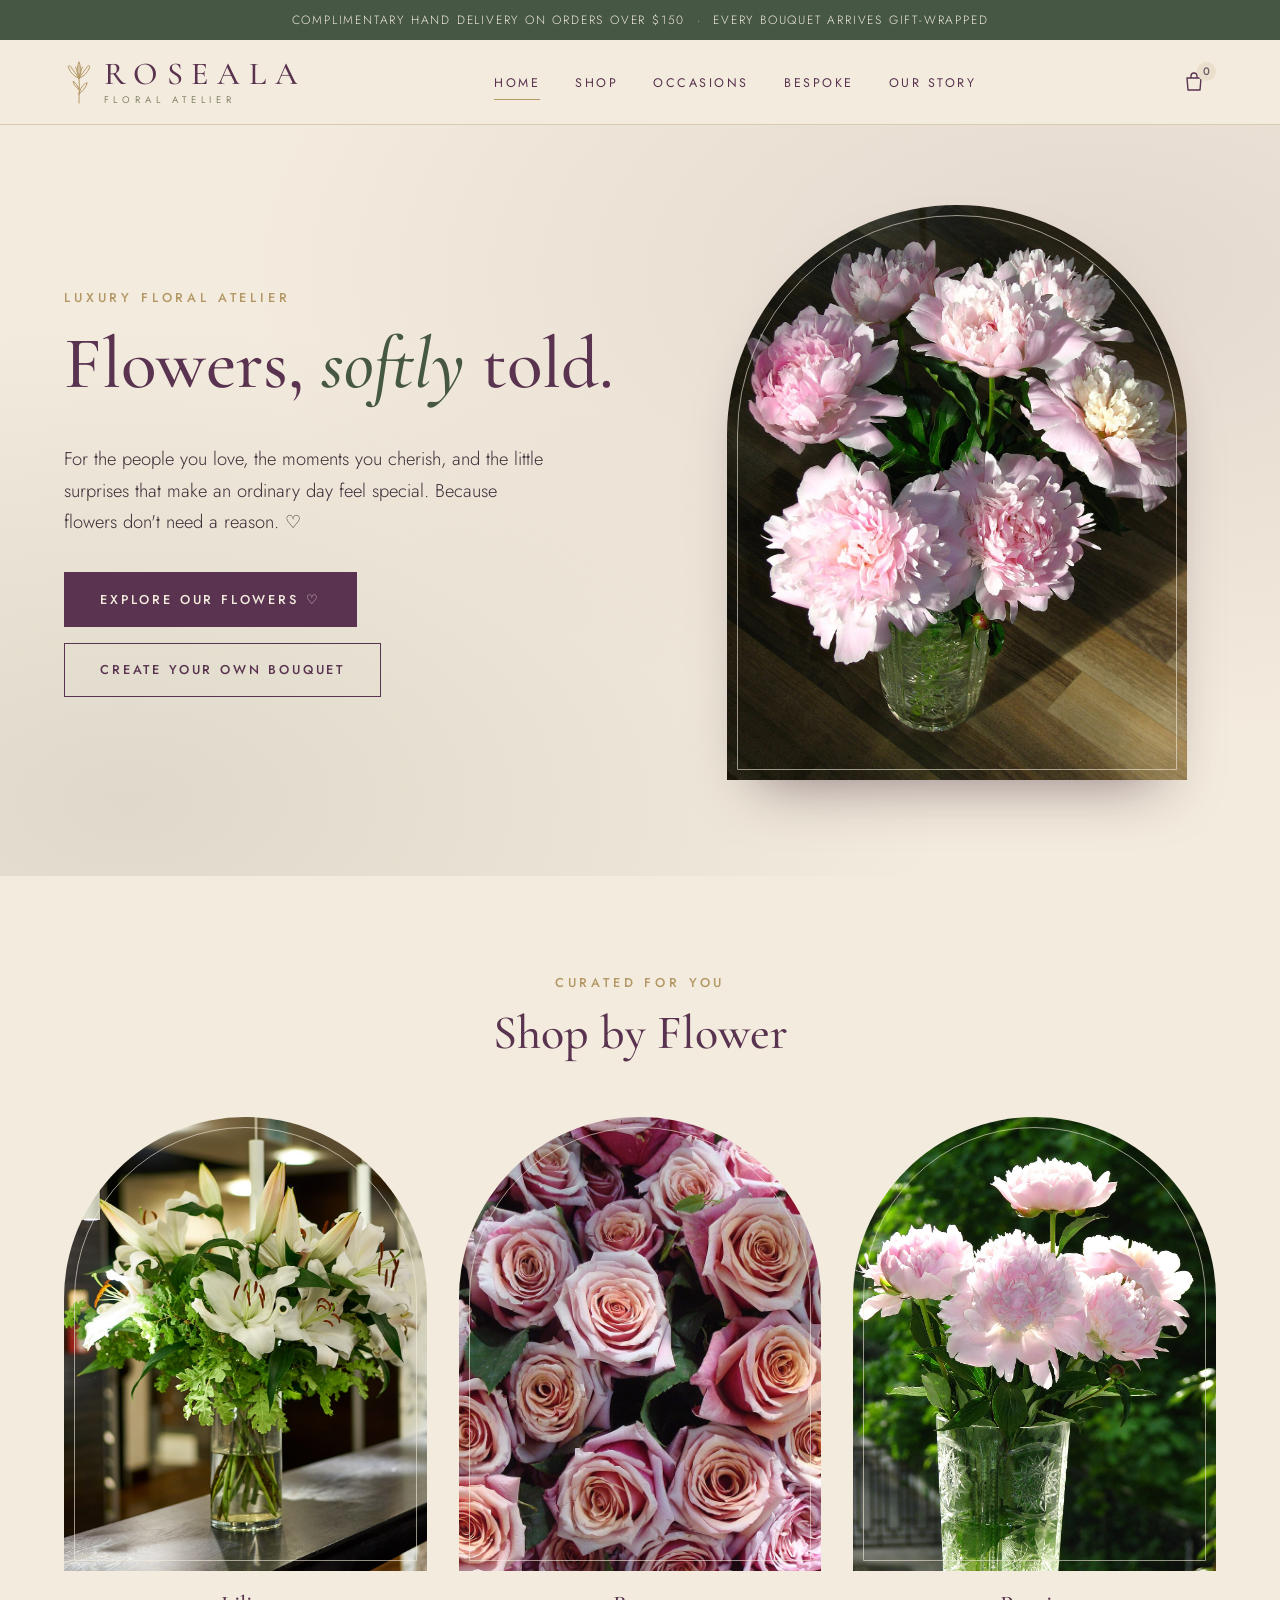
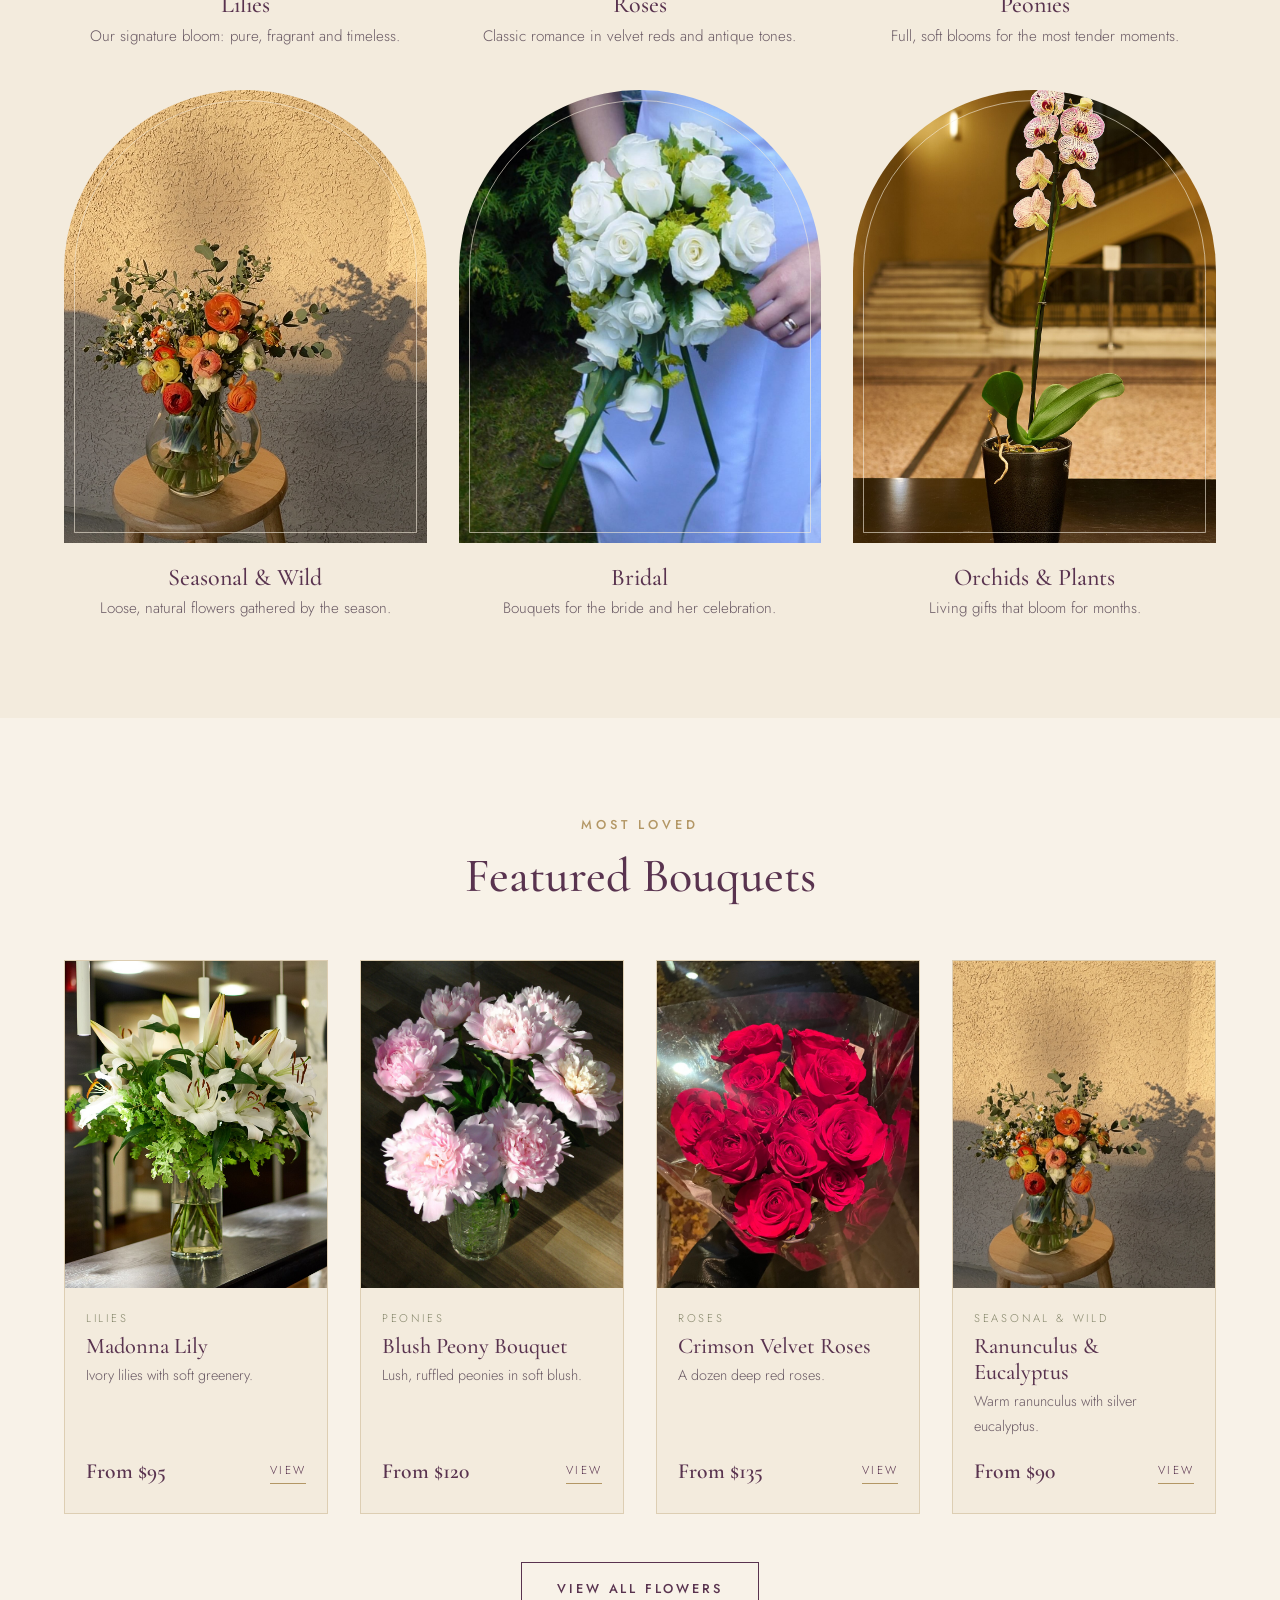
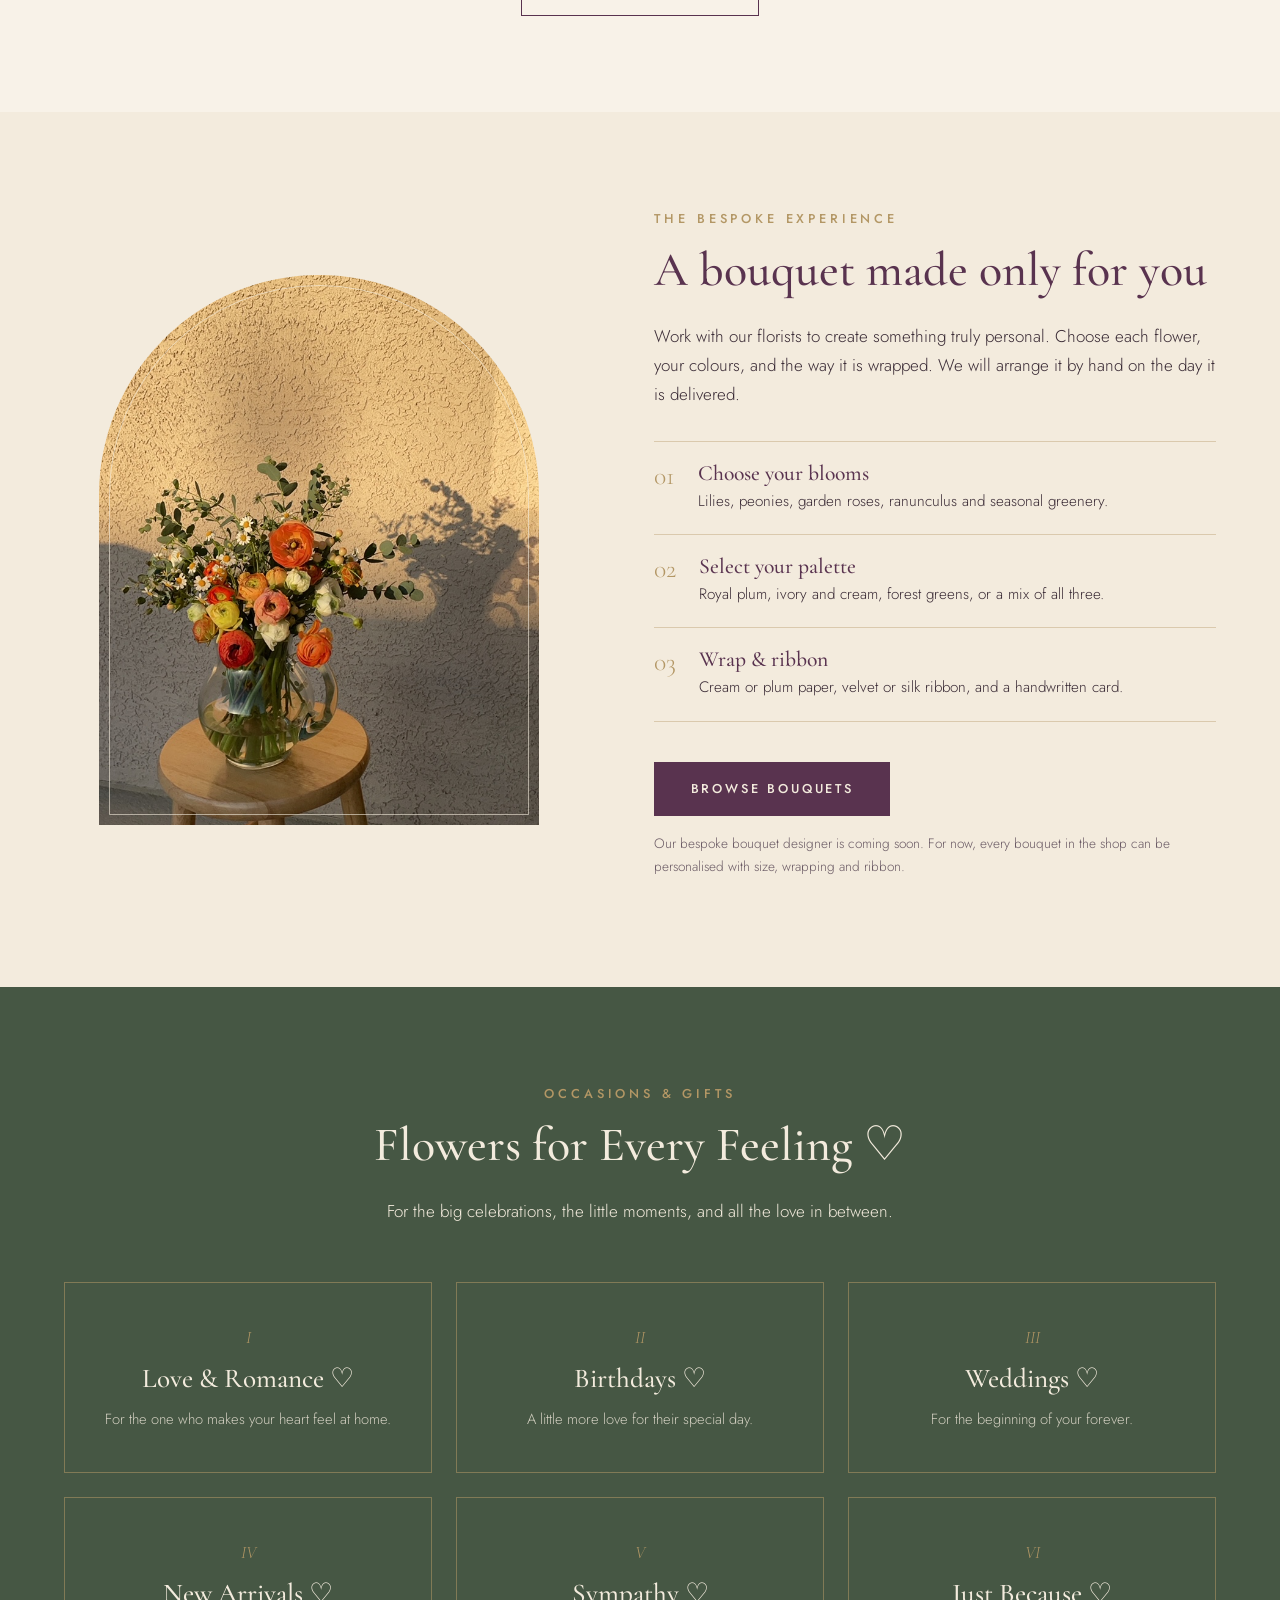
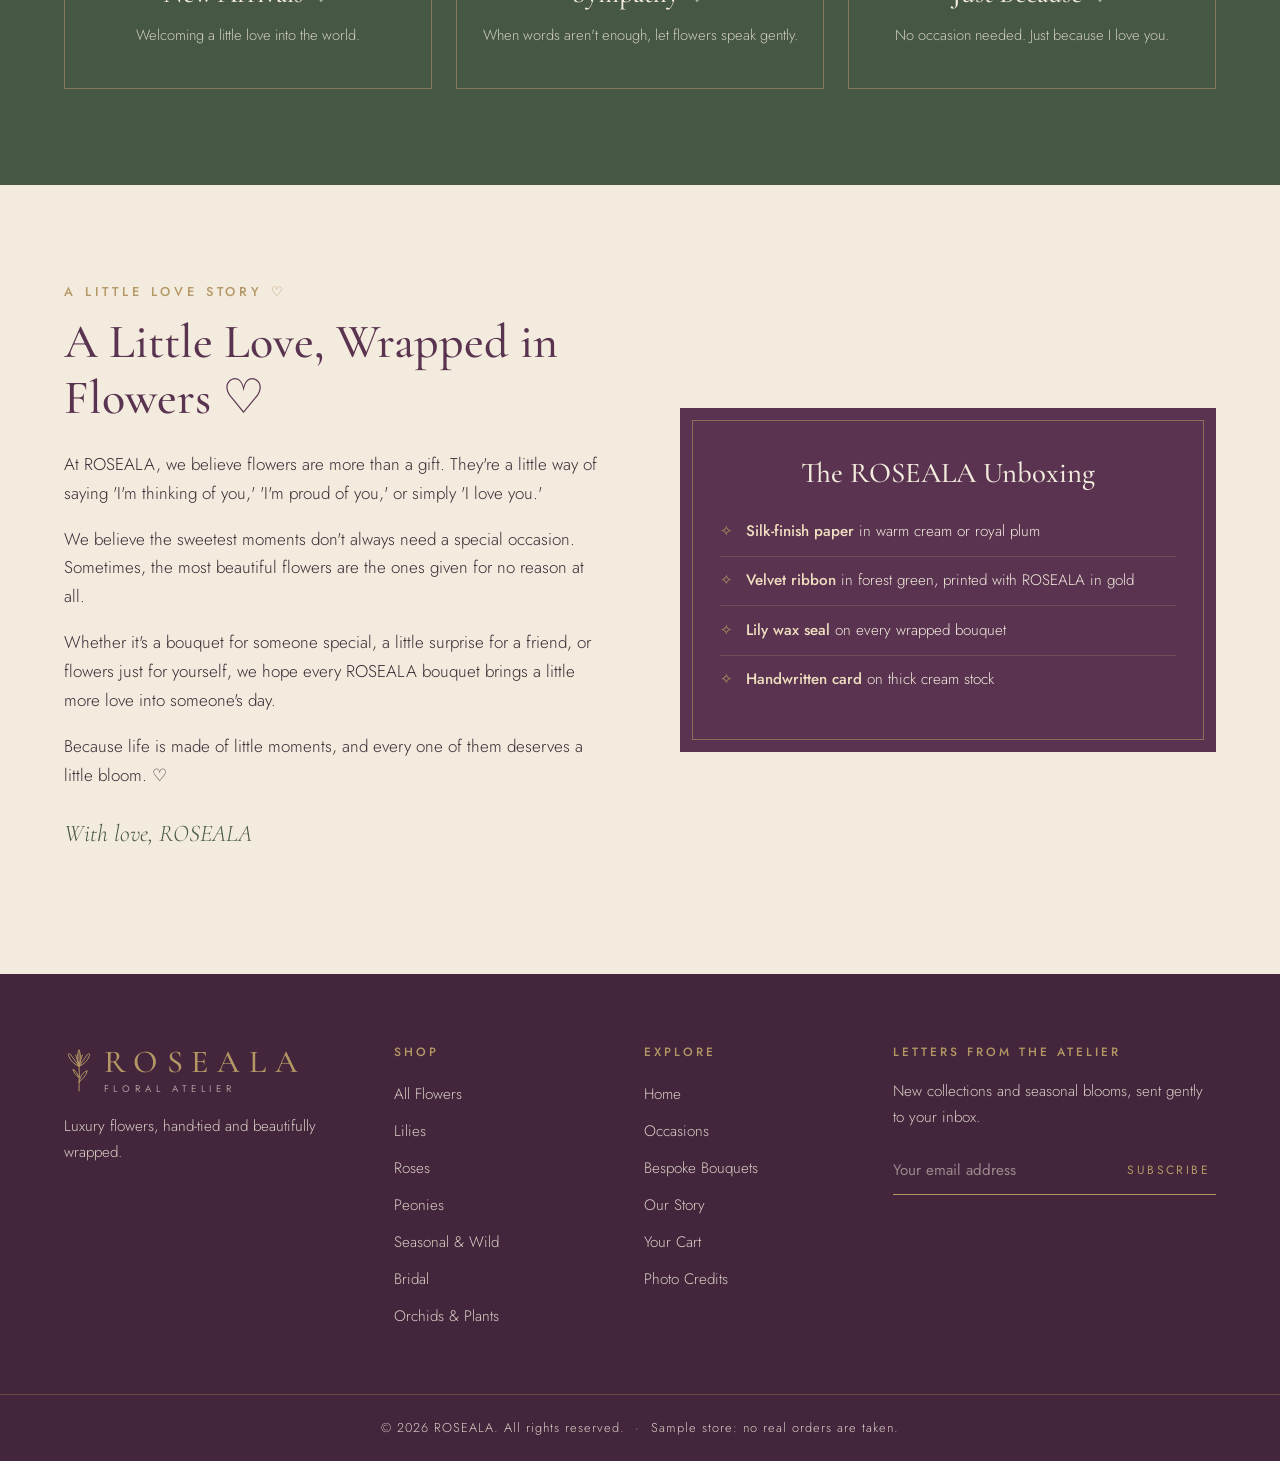
<file: oldwebsite/index.html>
<!DOCTYPE html>
<html lang="en">
<head>
  <meta charset="UTF-8">
  <meta name="viewport" content="width=device-width, initial-scale=1.0">
  <title>ROSEALA — Luxury Floral Atelier</title>
  <meta name="description" content="ROSEALA is a luxury online flower boutique. Hand-tied bouquets, bespoke arrangements and elegant gift packaging.">
  <link rel="icon" type="image/svg+xml" href="images/favicon.svg">
  <link rel="preconnect" href="https://fonts.googleapis.com">
  <link rel="preconnect" href="https://fonts.gstatic.com" crossorigin>
  <link href="https://fonts.googleapis.com/css2?family=Cormorant+Garamond:ital,wght@0,400;0,500;0,600;1,400;1,500&family=Jost:wght@300;400;500&display=swap" rel="stylesheet">
  <link rel="stylesheet" href="css/style.css">
  <script>document.documentElement.classList.add("js");</script>
</head>
<body data-page="home">

  <div id="site-header"></div>

  <main>

    <!-- ============ HERO ============ -->
    <section class="hero">
      <div class="container hero-inner">
        <div class="hero-text reveal">
          <p class="eyebrow">Luxury Floral Atelier</p>
          <h1>Flowers, <em>softly</em> told.</h1>
          <p class="hero-lead">
            For the people you love, the moments you cherish, and the little
            surprises that make an ordinary day feel special. Because flowers
            don't need a reason. ♡
          </p>
          <div class="hero-buttons">
            <a href="shop.html" class="btn btn-primary">Explore Our Flowers ♡</a>
            <a href="#bespoke" class="btn btn-outline">Create Your Own Bouquet</a>
          </div>
        </div>

        <div class="hero-visual reveal">
          <div class="arch arch-hero">
            <img src="images/products/blush-peony-bouquet.jpg" alt="A lush bouquet of blush peonies in a glass vase">
          </div>
        </div>
      </div>
    </section>

    <!-- ============ FEATURED CATEGORIES (filled from js/products.js) ============ -->
    <section class="section" id="collections">
      <div class="container">
        <div class="section-heading reveal">
          <p class="eyebrow">Curated for you</p>
          <h2>Shop by Flower</h2>
        </div>
        <div class="category-grid" id="category-grid"></div>
      </div>
    </section>

    <!-- ============ FEATURED PRODUCTS (filled from js/products.js) ============ -->
    <section class="section section-tint" id="featured">
      <div class="container">
        <div class="section-heading reveal">
          <p class="eyebrow">Most loved</p>
          <h2>Featured Bouquets</h2>
        </div>
        <div class="product-grid" id="featured-products"></div>
        <div class="center">
          <a href="shop.html" class="btn btn-outline">View All Flowers</a>
        </div>
      </div>
    </section>

    <!-- ============ CUSTOM BOUQUETS ============ -->
    <section class="section" id="bespoke">
      <div class="container bespoke-inner">
        <div class="bespoke-visual reveal">
          <div class="arch arch-large">
            <img src="images/products/ranunculus-eucalyptus.jpg" alt="A loose arrangement of ranunculus and eucalyptus in a glass vase">
          </div>
        </div>

        <div class="bespoke-text reveal">
          <p class="eyebrow">The Bespoke Experience</p>
          <h2>A bouquet made only for you</h2>
          <p>
            Work with our florists to create something truly personal. Choose
            each flower, your colours, and the way it is wrapped. We will
            arrange it by hand on the day it is delivered.
          </p>

          <ol class="steps">
            <li>
              <span class="step-num">01</span>
              <div><h3>Choose your blooms</h3><p>Lilies, peonies, garden roses, ranunculus and seasonal greenery.</p></div>
            </li>
            <li>
              <span class="step-num">02</span>
              <div><h3>Select your palette</h3><p>Royal plum, ivory and cream, forest greens, or a mix of all three.</p></div>
            </li>
            <li>
              <span class="step-num">03</span>
              <div><h3>Wrap &amp; ribbon</h3><p>Cream or plum paper, velvet or silk ribbon, and a handwritten card.</p></div>
            </li>
          </ol>

          <a href="shop.html" class="btn btn-primary">Browse Bouquets</a>
          <p class="note">Our bespoke bouquet designer is coming soon. For now, every bouquet in the shop can be personalised with size, wrapping and ribbon.</p>
        </div>
      </div>
    </section>

    <!-- ============ OCCASIONS & GIFTS (filled from js/products.js) ============ -->
    <section class="section section-green" id="occasions">
      <div class="container">
        <div class="section-heading reveal">
          <p class="eyebrow">Occasions &amp; Gifts</p>
          <h2>Flowers for Every Feeling ♡</h2>
          <p>For the big celebrations, the little moments, and all the love in between.</p>
        </div>
        <div class="occasion-grid" id="occasion-grid"></div>
      </div>
    </section>

    <!-- ============ BRAND STORY & PACKAGING ============ -->
    <section class="section" id="story">
      <div class="container story-inner">
        <div class="story-text reveal">
          <p class="eyebrow">A Little Love Story ♡</p>
          <h2>A Little Love, Wrapped in Flowers ♡</h2>
          <p>
            At ROSEALA, we believe flowers are more than a gift. They're a little
            way of saying 'I'm thinking of you,' 'I'm proud of you,' or simply
            'I love you.'
          </p>
          <p>
            We believe the sweetest moments don't always need a special occasion.
            Sometimes, the most beautiful flowers are the ones given for no reason at all.
          </p>
          <p>
            Whether it's a bouquet for someone special, a little surprise for a
            friend, or flowers just for yourself, we hope every ROSEALA bouquet
            brings a little more love into someone's day.
          </p>
          <p>
            Because life is made of little moments, and every one of them
            deserves a little bloom. ♡
          </p>
          <p class="signature">With love, ROSEALA</p>
        </div>

        <div class="packaging reveal">
          <h3>The ROSEALA Unboxing</h3>
          <ul class="packaging-list">
            <li><strong>Silk-finish paper</strong> in warm cream or royal plum</li>
            <li><strong>Velvet ribbon</strong> in forest green, printed with ROSEALA in gold</li>
            <li><strong>Lily wax seal</strong> on every wrapped bouquet</li>
            <li><strong>Handwritten card</strong> on thick cream stock</li>
          </ul>
        </div>
      </div>
    </section>

  </main>

  <div id="site-footer"></div>

  <script src="js/products.js"></script>
  <script src="js/cart.js"></script>
  <script src="js/components.js"></script>
  <script src="js/pages/home.js"></script>
  <script src="js/main.js"></script>
</body>
</html>
</file>
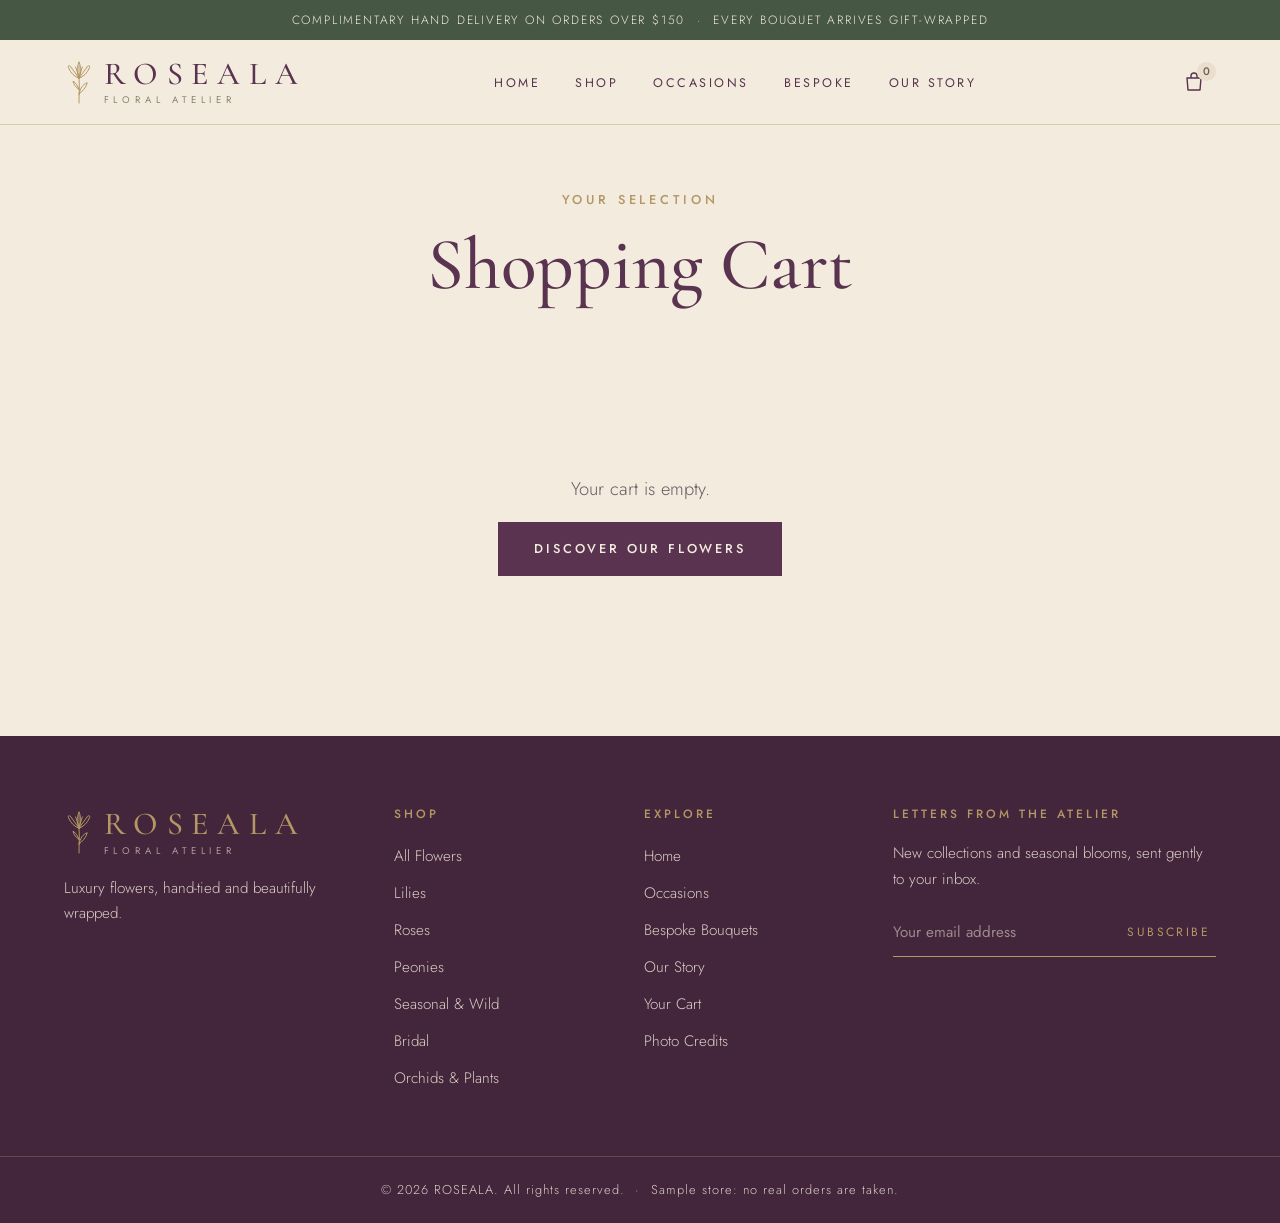
<file: oldwebsite/cart.html>
<!DOCTYPE html>
<html lang="en">
<head>
  <meta charset="UTF-8">
  <meta name="viewport" content="width=device-width, initial-scale=1.0">
  <title>Your Cart — ROSEALA</title>
  <link rel="icon" type="image/svg+xml" href="images/favicon.svg">
  <link rel="preconnect" href="https://fonts.googleapis.com">
  <link rel="preconnect" href="https://fonts.gstatic.com" crossorigin>
  <link href="https://fonts.googleapis.com/css2?family=Cormorant+Garamond:ital,wght@0,400;0,500;0,600;1,400;1,500&family=Jost:wght@300;400;500&display=swap" rel="stylesheet">
  <link rel="stylesheet" href="css/style.css">
  <script>document.documentElement.classList.add("js");</script>
</head>
<body data-page="cart">

  <div id="site-header"></div>

  <main>
    <section class="page-intro">
      <div class="container">
        <p class="eyebrow">Your Selection</p>
        <h1>Shopping Cart</h1>
      </div>
    </section>

    <section class="section section-tight">
      <div class="container" id="cart-root"></div>
    </section>
  </main>

  <div id="site-footer"></div>

  <script src="js/products.js"></script>
  <script src="js/cart.js"></script>
  <script src="js/components.js"></script>
  <script src="js/pages/cart.js"></script>
  <script src="js/main.js"></script>
</body>
</html>
</file>
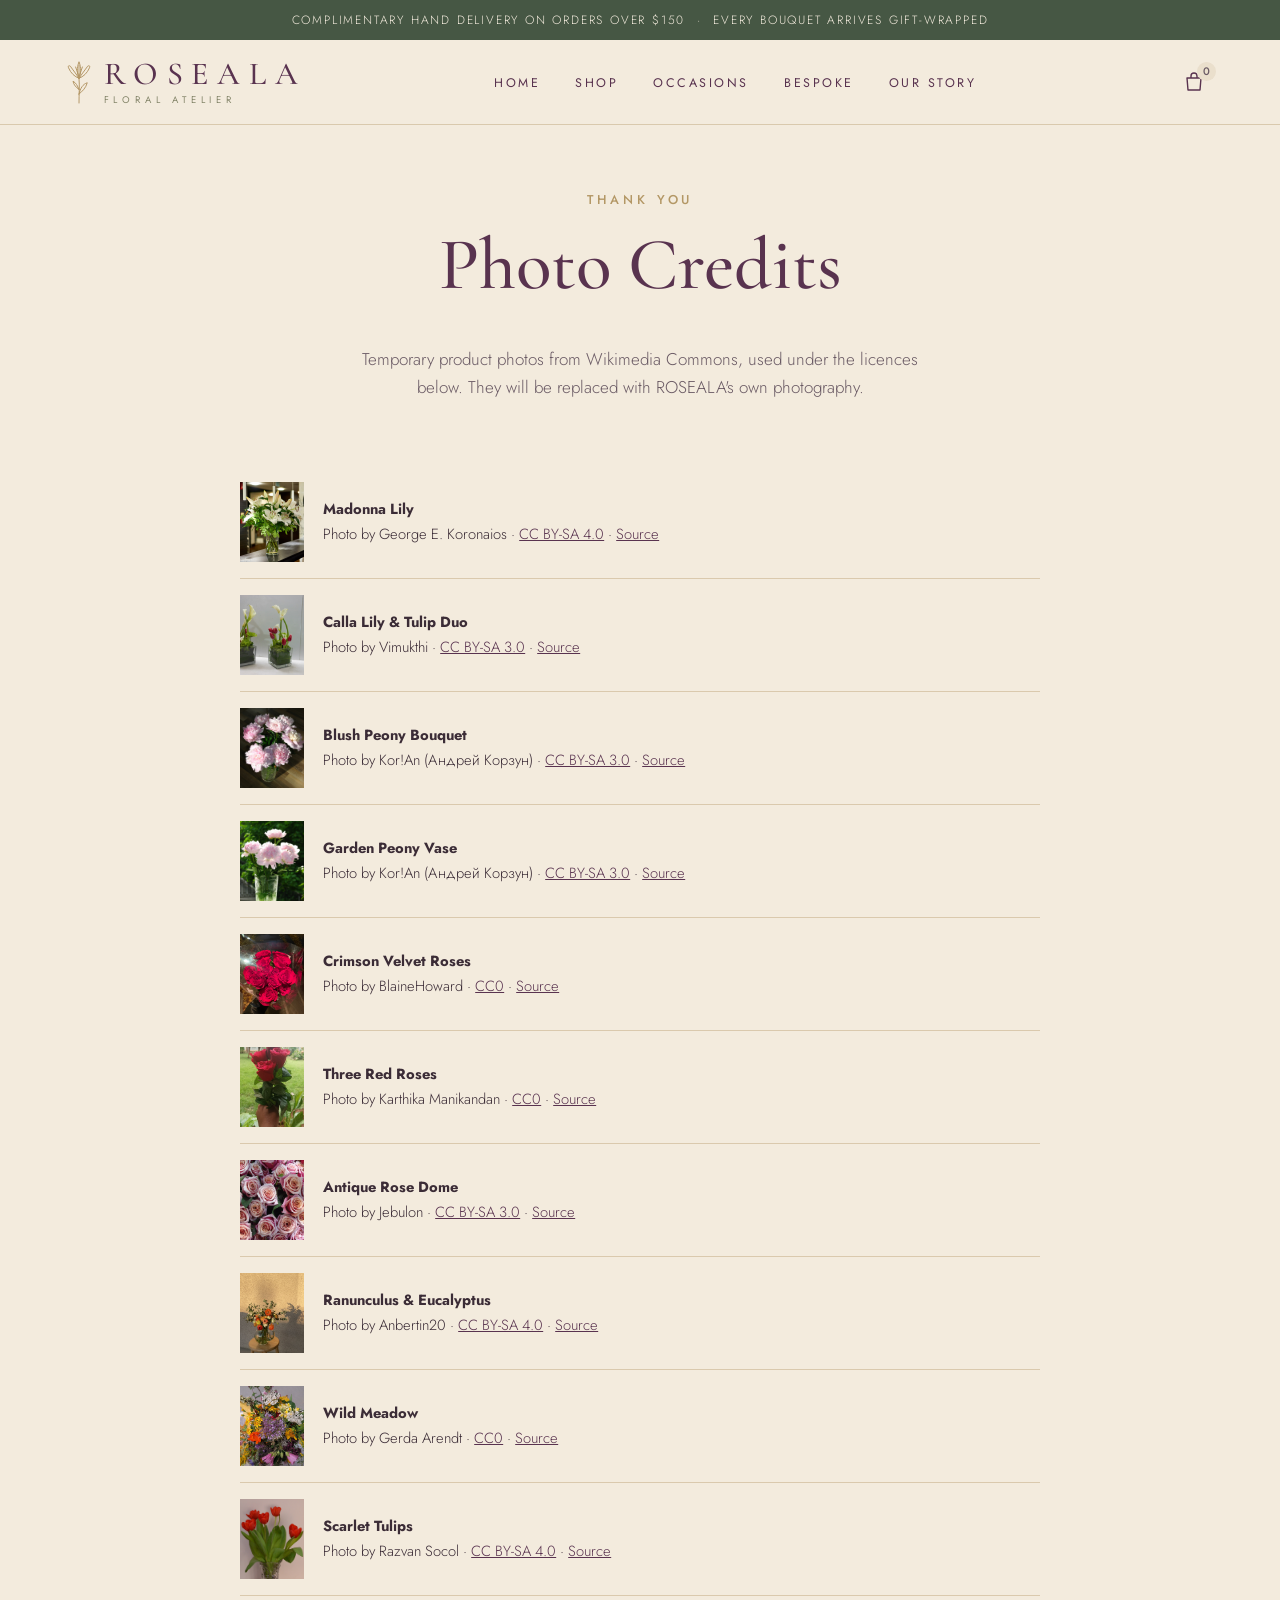
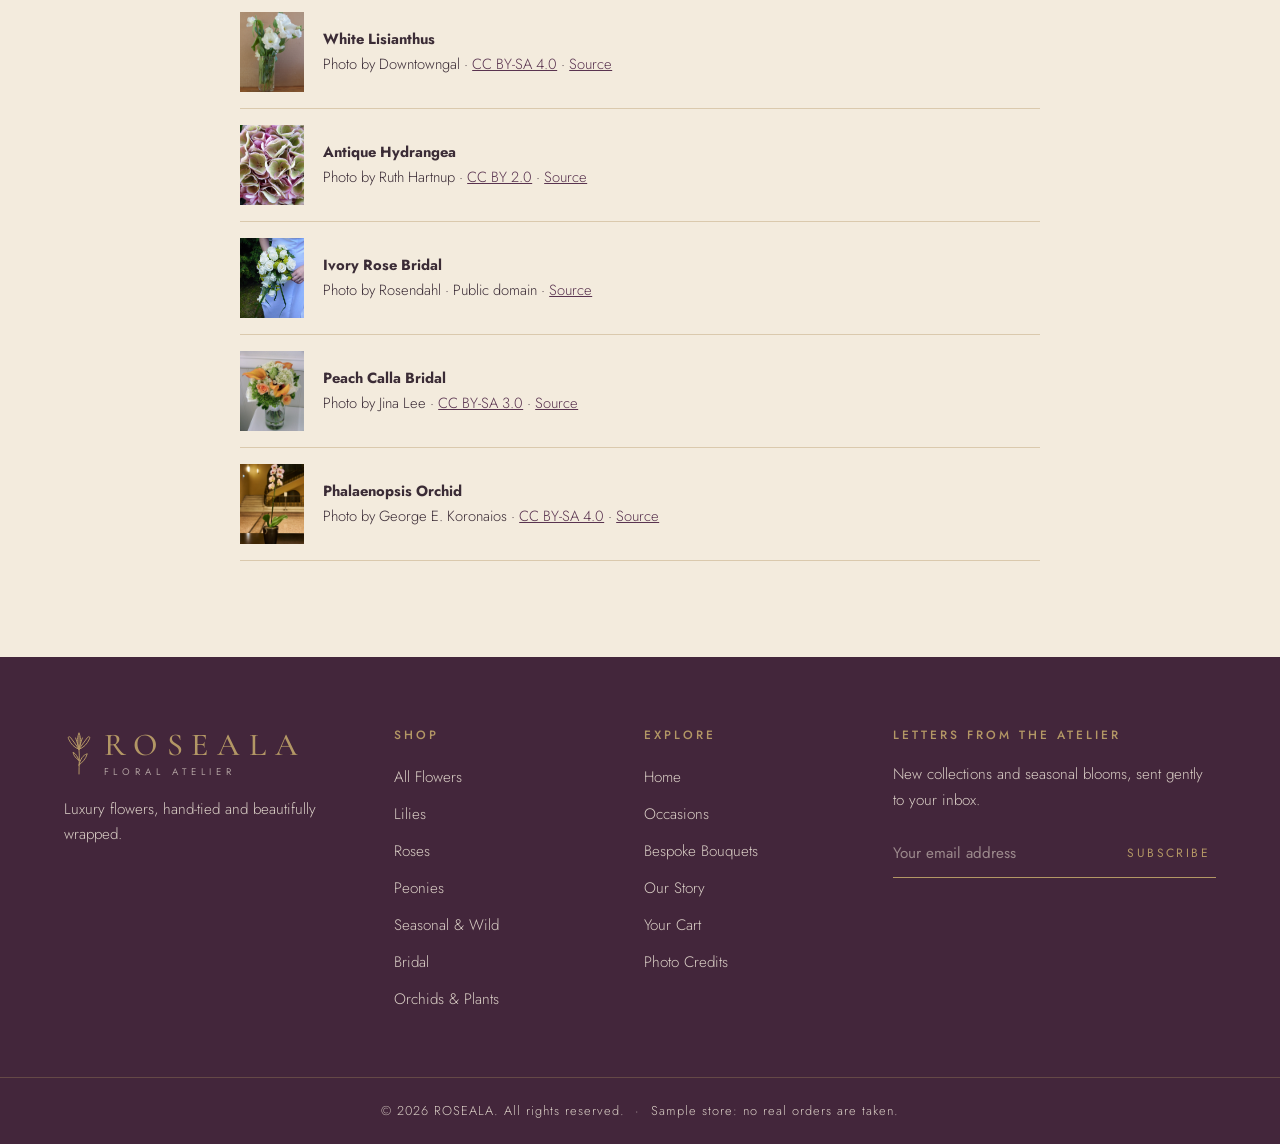
<file: oldwebsite/credits.html>
<!DOCTYPE html>
<html lang="en">
<head>
  <meta charset="UTF-8">
  <meta name="viewport" content="width=device-width, initial-scale=1.0">
  <title>Photo Credits — ROSEALA</title>
  <link rel="icon" type="image/svg+xml" href="images/favicon.svg">
  <link rel="preconnect" href="https://fonts.googleapis.com">
  <link rel="preconnect" href="https://fonts.gstatic.com" crossorigin>
  <link href="https://fonts.googleapis.com/css2?family=Cormorant+Garamond:ital,wght@0,400;0,500;0,600;1,400;1,500&family=Jost:wght@300;400;500&display=swap" rel="stylesheet">
  <link rel="stylesheet" href="css/style.css">
  <script>document.documentElement.classList.add("js");</script>
</head>
<body data-page="credits">

  <div id="site-header"></div>

  <main>
    <section class="page-intro">
      <div class="container">
        <p class="eyebrow">Thank you</p>
        <h1>Photo Credits</h1>
        <p>Temporary product photos from Wikimedia Commons, used under the licences below. They will be replaced with ROSEALA's own photography.</p>
      </div>
    </section>

    <section class="section section-tight">
      <div class="container">
        <ul class="credits-list" id="credits-list"></ul>
      </div>
    </section>
  </main>

  <div id="site-footer"></div>

  <script src="js/products.js"></script>
  <script src="js/cart.js"></script>
  <script src="js/components.js"></script>
  <script>
    // Built from the `photo` field of each product in js/products.js
    document.getElementById("credits-list").innerHTML = ROSEALA.products
      .map((p) => {
        const c = p.photo;
        const esc = ROSEALA.escapeHtml;
        const license = c.licenseUrl ? `<a href="${esc(c.licenseUrl)}" rel="license noopener" target="_blank">${esc(c.license)}</a>` : esc(c.license);
        return `<li>
          <img src="${p.image}" alt="" loading="lazy">
          <div><strong>${esc(p.name)}</strong><br>
          Photo by ${esc(c.author)} · ${license} · <a href="${esc(c.source)}" target="_blank" rel="noopener">Source</a></div>
        </li>`;
      })
      .join("");
  </script>
  <script src="js/main.js"></script>
</body>
</html>
</file>
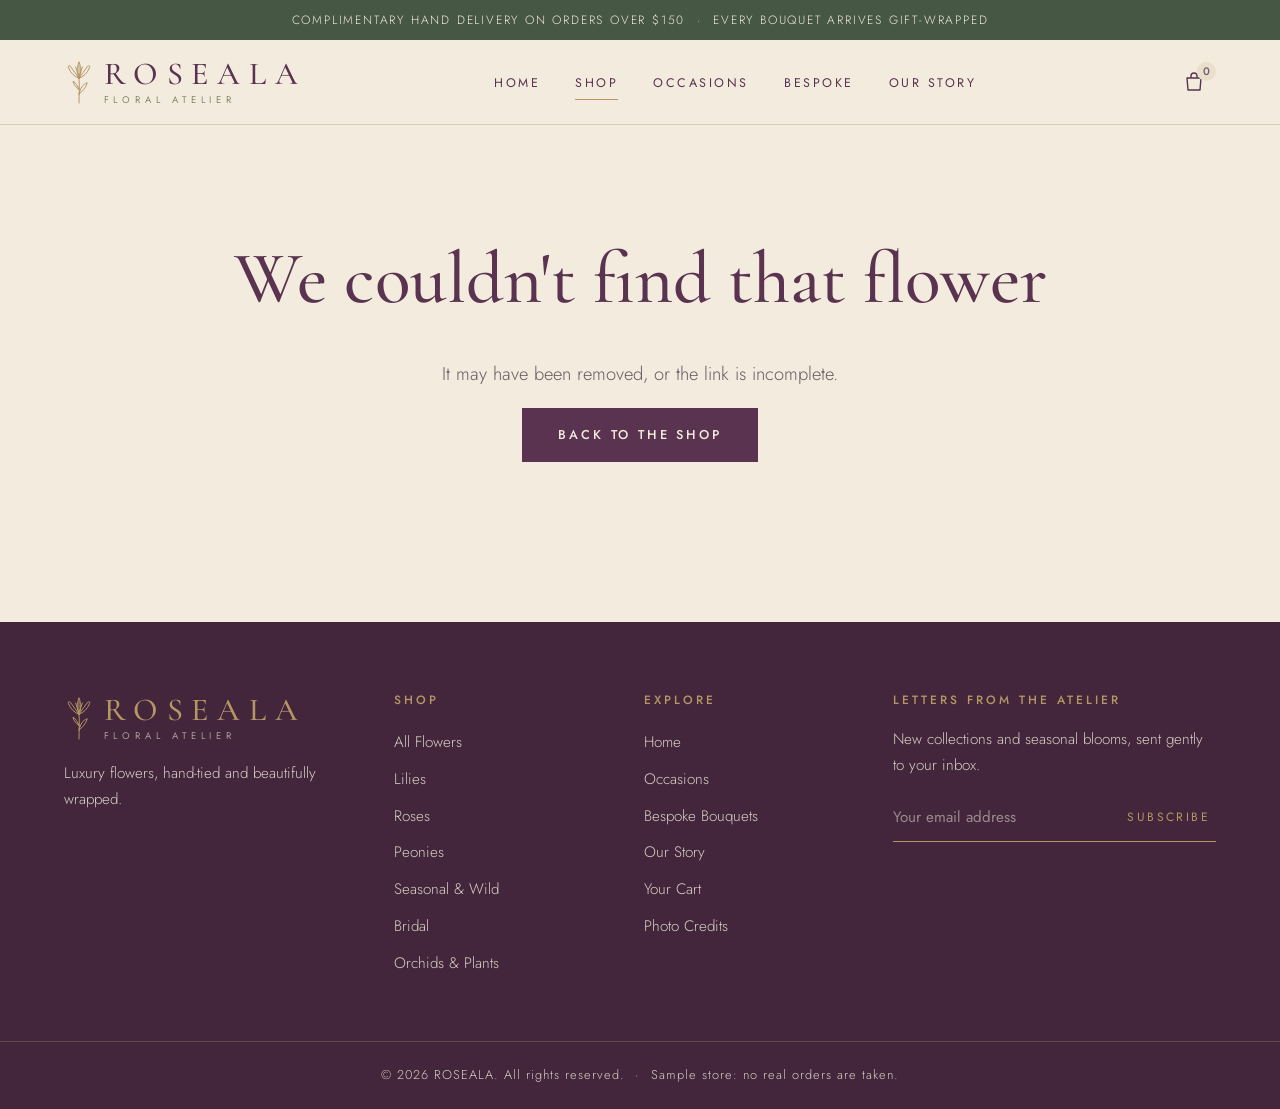
<file: oldwebsite/product.html>
<!DOCTYPE html>
<html lang="en">
<head>
  <meta charset="UTF-8">
  <meta name="viewport" content="width=device-width, initial-scale=1.0">
  <title>Product — ROSEALA</title>
  <link rel="icon" type="image/svg+xml" href="images/favicon.svg">
  <link rel="preconnect" href="https://fonts.googleapis.com">
  <link rel="preconnect" href="https://fonts.gstatic.com" crossorigin>
  <link href="https://fonts.googleapis.com/css2?family=Cormorant+Garamond:ital,wght@0,400;0,500;0,600;1,400;1,500&family=Jost:wght@300;400;500&display=swap" rel="stylesheet">
  <link rel="stylesheet" href="css/style.css">
  <script>document.documentElement.classList.add("js");</script>
</head>
<body data-page="shop">

  <div id="site-header"></div>

  <main>
    <!-- Filled by js/pages/product.js using ?id=... from the address -->
    <section class="section section-tight">
      <div class="container" id="product-root"></div>
    </section>

    <section class="section section-tint" id="related-section" hidden>
      <div class="container">
        <div class="section-heading">
          <p class="eyebrow">You may also like</p>
          <h2>More from the Atelier</h2>
        </div>
        <div class="product-grid" id="related-products"></div>
      </div>
    </section>
  </main>

  <div id="site-footer"></div>

  <script src="js/products.js"></script>
  <script src="js/cart.js"></script>
  <script src="js/components.js"></script>
  <script src="js/pages/product.js"></script>
  <script src="js/main.js"></script>
</body>
</html>
</file>
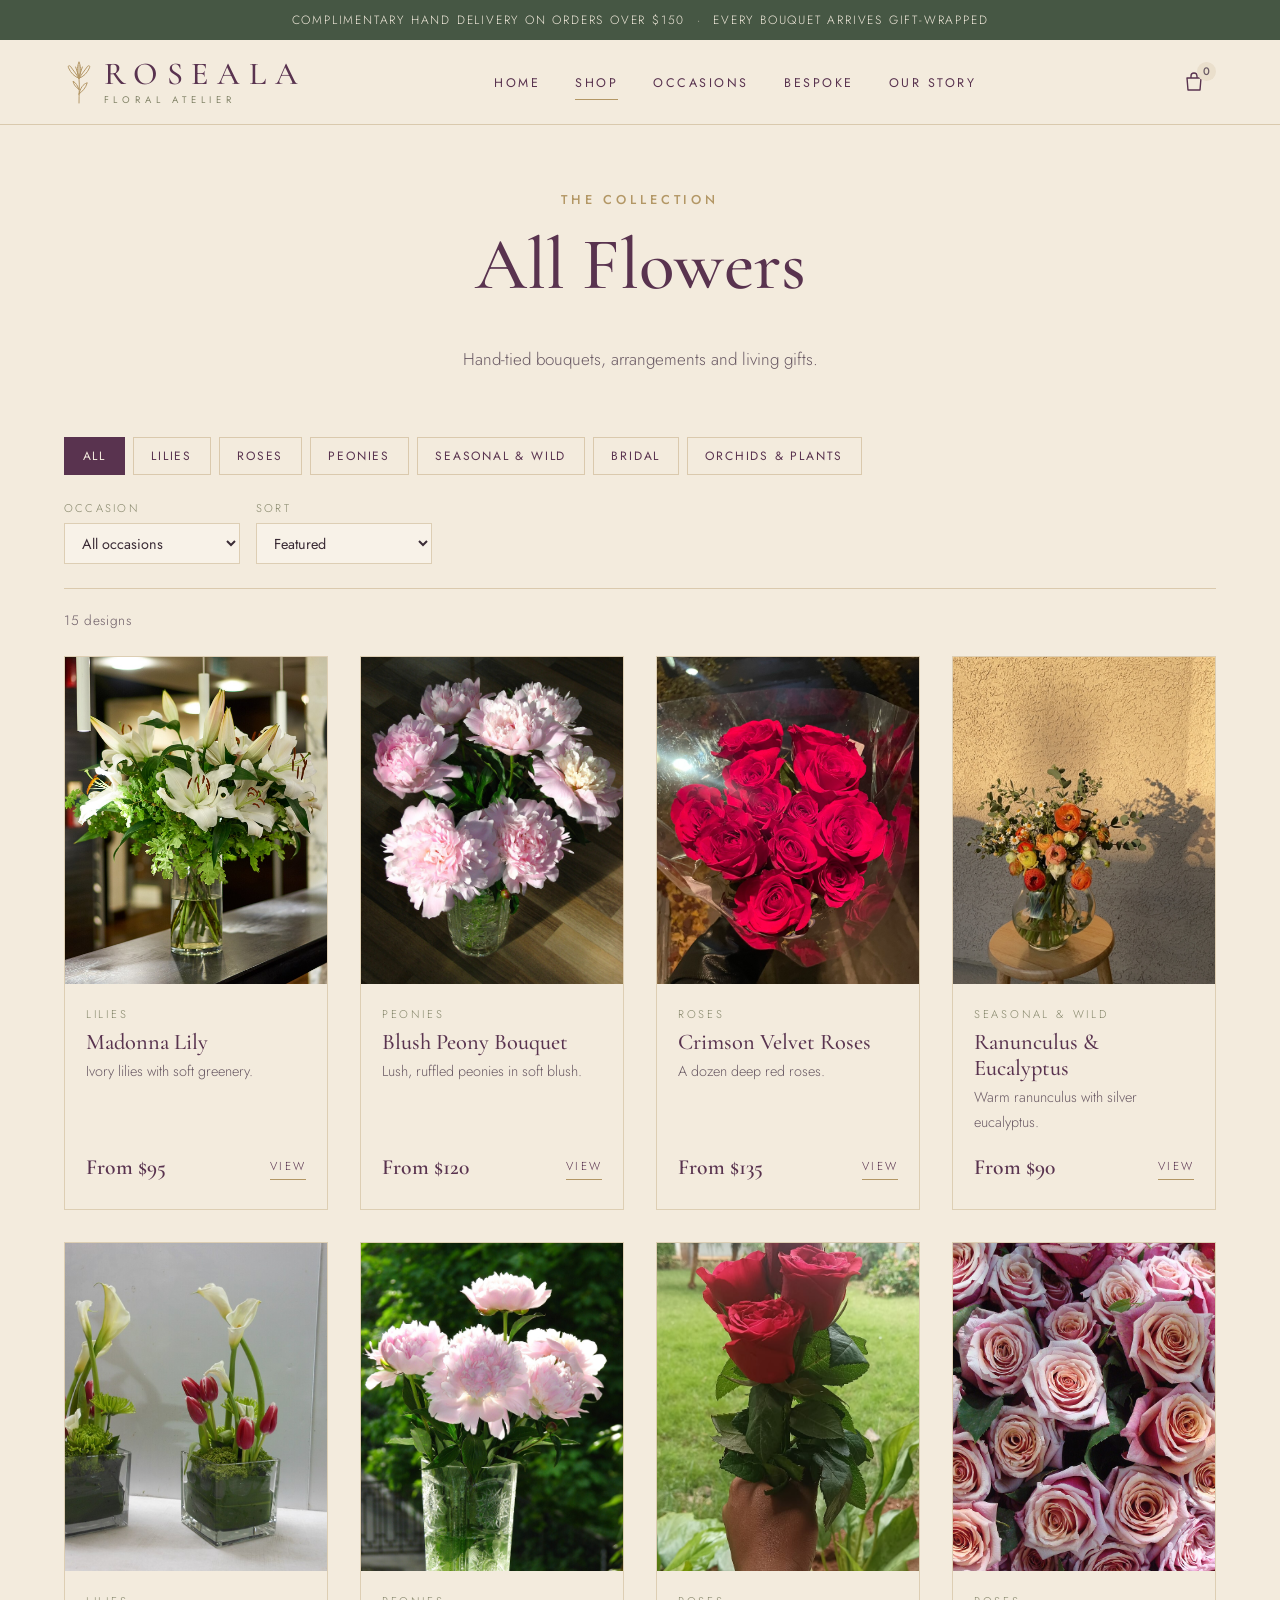
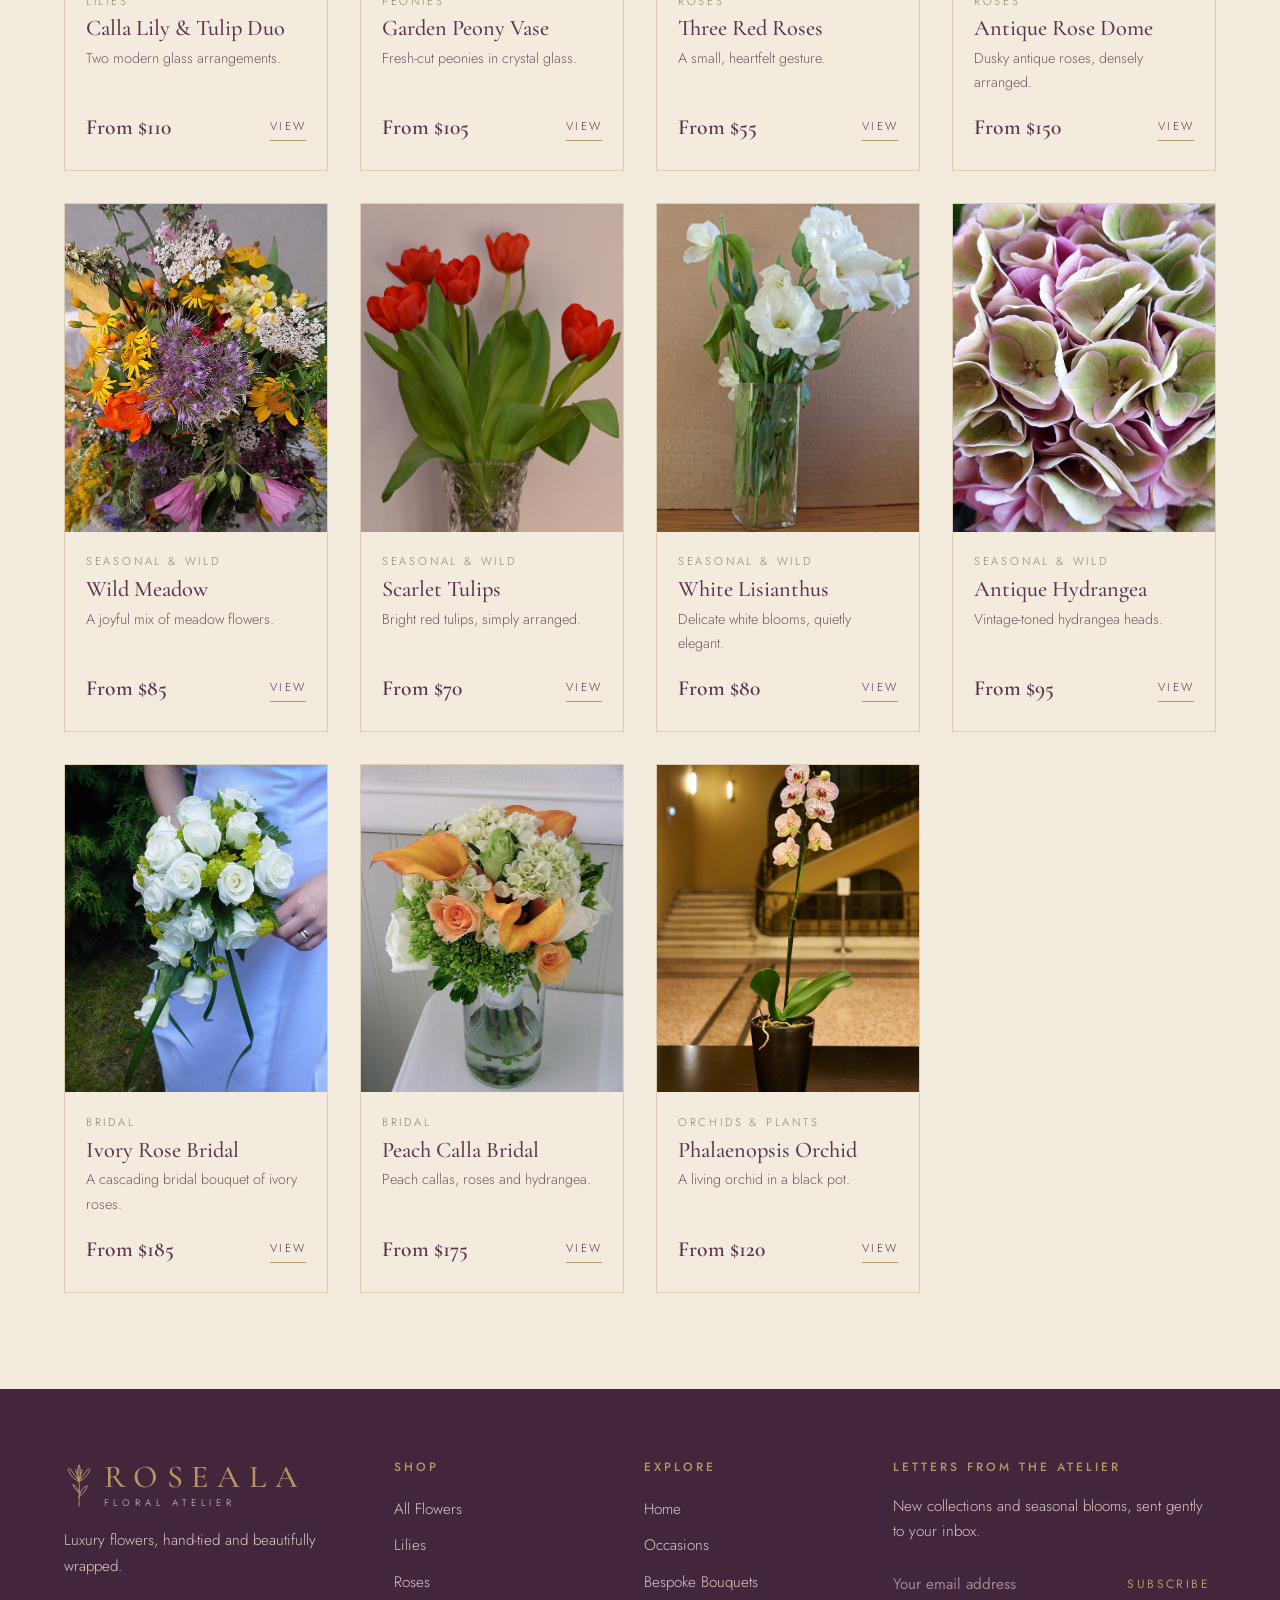
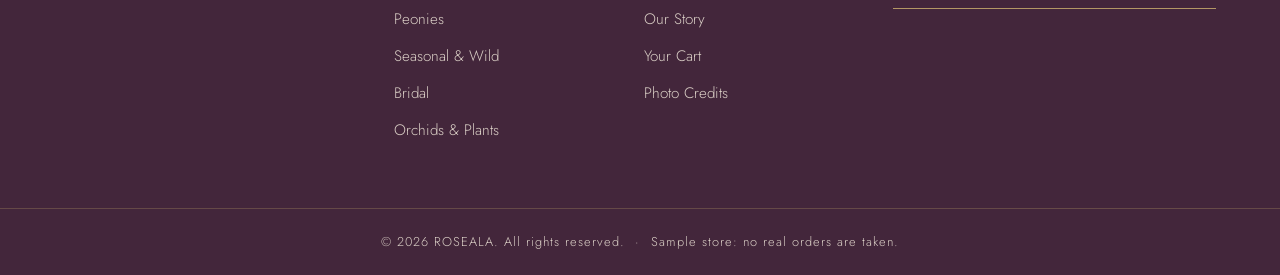
<file: oldwebsite/shop.html>
<!DOCTYPE html>
<html lang="en">
<head>
  <meta charset="UTF-8">
  <meta name="viewport" content="width=device-width, initial-scale=1.0">
  <title>Shop Flowers — ROSEALA</title>
  <meta name="description" content="Shop luxury bouquets, roses, lilies, peonies, bridal flowers and orchids from ROSEALA.">
  <link rel="icon" type="image/svg+xml" href="images/favicon.svg">
  <link rel="preconnect" href="https://fonts.googleapis.com">
  <link rel="preconnect" href="https://fonts.gstatic.com" crossorigin>
  <link href="https://fonts.googleapis.com/css2?family=Cormorant+Garamond:ital,wght@0,400;0,500;0,600;1,400;1,500&family=Jost:wght@300;400;500&display=swap" rel="stylesheet">
  <link rel="stylesheet" href="css/style.css">
  <script>document.documentElement.classList.add("js");</script>
</head>
<body data-page="shop">

  <div id="site-header"></div>

  <main>
    <section class="page-intro">
      <div class="container">
        <p class="eyebrow">The Collection</p>
        <h1 id="shop-title">All Flowers</h1>
        <p id="shop-subtitle">Hand-tied bouquets, arrangements and living gifts.</p>
      </div>
    </section>

    <section class="section section-tight">
      <div class="container">
        <div class="shop-toolbar">
          <div class="filter-list" id="category-filters" role="group" aria-label="Filter by category"></div>

          <div class="shop-selects">
            <label class="select-field">
              <span>Occasion</span>
              <select id="occasion-filter"></select>
            </label>
            <label class="select-field">
              <span>Sort</span>
              <select id="sort-order">
                <option value="featured">Featured</option>
                <option value="price-asc">Price: low to high</option>
                <option value="price-desc">Price: high to low</option>
                <option value="name">Name A–Z</option>
              </select>
            </label>
          </div>
        </div>

        <p class="result-count" id="result-count" aria-live="polite"></p>
        <div class="product-grid" id="product-grid"></div>

        <div class="empty-state" id="empty-state" hidden>
          <p>No flowers match these filters yet.</p>
          <button type="button" class="btn btn-outline" id="reset-filters">Show all flowers</button>
        </div>
      </div>
    </section>
  </main>

  <div id="site-footer"></div>

  <script src="js/products.js"></script>
  <script src="js/cart.js"></script>
  <script src="js/components.js"></script>
  <script src="js/pages/shop.js"></script>
  <script src="js/main.js"></script>
</body>
</html>
</file>
<file: oldwebsite/css/style.css>
/* =========================================================
   ROSEALA — Main stylesheet
   Brand colours and fonts are defined once in :root below.
   Sections: base · buttons · header · home · shop · product · cart · footer · responsive
   ========================================================= */

:root {
  /* Brand colours */
  --plum: #59334F;
  --plum-dark: #43263B;
  --forest: #465744;
  --forest-dark: #36443A;
  --cream: #F3EBDD;
  --cream-light: #F8F2E8;
  --cream-deep: #EADFCC;
  --gold: #B39765;
  --olive: #85866A;
  --text: #3B2C36;
  --text-soft: #6A5A64;
  --line: rgba(179, 151, 101, 0.4);

  /* Fonts */
  --font-heading: "Cormorant Garamond", Garamond, Georgia, serif;
  --font-body: "Jost", "Segoe UI", Arial, sans-serif;

  /* Layout */
  --container: 1200px;
  --radius-arch: 999px 999px 0 0;
}

/* ---------- Base ---------- */
*, *::before, *::after { box-sizing: border-box; }

html { scroll-behavior: smooth; }

body {
  margin: 0;
  font-family: var(--font-body);
  font-weight: 300;
  font-size: 1.0625rem;
  line-height: 1.7;
  color: var(--text);
  background: var(--cream);
}

img { max-width: 100%; display: block; }

a { color: inherit; text-decoration: none; }

h1, h2, h3, h4 {
  font-family: var(--font-heading);
  font-weight: 500;
  color: var(--plum);
  line-height: 1.15;
  margin: 0 0 0.5em;
}

h1 { font-size: clamp(2.6rem, 6vw, 4.6rem); }
h2 { font-size: clamp(2rem, 4vw, 3rem); }
h3 { font-size: 1.5rem; }

p { margin: 0 0 1em; }

:focus-visible { outline: 2px solid var(--gold); outline-offset: 3px; }

[hidden] { display: none !important; }

.container { width: 100%; max-width: var(--container); margin: 0 auto; padding: 0 1.5rem; }

.visually-hidden {
  position: absolute; width: 1px; height: 1px;
  overflow: hidden; clip: rect(0 0 0 0); white-space: nowrap;
}

.center { text-align: center; margin-top: 3rem; }

.eyebrow {
  font-size: 0.8rem;
  font-weight: 500;
  letter-spacing: 0.3em;
  text-transform: uppercase;
  color: var(--gold);
  margin-bottom: 0.8rem;
}

.note { font-size: 0.85rem; color: var(--text-soft); margin-top: 1rem; }

/* ---------- Buttons ---------- */
.btn {
  display: inline-block;
  padding: 0.95rem 2.2rem;
  font-family: var(--font-body);
  font-size: 0.8rem;
  font-weight: 500;
  letter-spacing: 0.22em;
  text-transform: uppercase;
  text-align: center;
  border: 1px solid var(--plum);
  transition: background 0.3s, color 0.3s, border-color 0.3s;
  cursor: pointer;
}

.btn-primary { background: var(--plum); color: var(--cream); }
.btn-primary:hover { background: var(--plum-dark); border-color: var(--gold); }
.btn-outline { background: transparent; color: var(--plum); }
.btn-outline:hover { background: var(--plum); color: var(--cream); }
.btn-block { display: block; width: 100%; }
.btn:disabled { opacity: 0.55; cursor: not-allowed; background: var(--plum); border-color: var(--plum); }

.link-btn {
  background: none;
  border: none;
  padding: 0;
  font: inherit;
  font-size: 0.8rem;
  letter-spacing: 0.15em;
  text-transform: uppercase;
  color: var(--text-soft);
  border-bottom: 1px solid var(--line);
  cursor: pointer;
}
.link-btn:hover { color: var(--plum); border-color: var(--plum); }

/* ---------- Arch image frames ---------- */
.arch {
  border-radius: var(--radius-arch);
  overflow: hidden;
  aspect-ratio: 4 / 5;
  position: relative;
  background: var(--cream-deep);
}

.arch img { width: 100%; height: 100%; object-fit: cover; }

.arch::after {
  content: "";
  position: absolute;
  inset: 10px;
  border: 1px solid rgba(243, 235, 221, 0.6);
  border-radius: var(--radius-arch);
  pointer-events: none;
}

/* =========================================================
   HEADER
   ========================================================= */
.announcement {
  background: var(--forest);
  color: var(--cream);
  text-align: center;
  font-size: 0.75rem;
  letter-spacing: 0.15em;
  text-transform: uppercase;
  padding: 0.6rem 1rem;
}

.site-header {
  position: sticky;
  top: 0;
  z-index: 50;
  background: rgba(243, 235, 221, 0.97);
  border-bottom: 1px solid var(--line);
}

.header-inner {
  display: flex;
  align-items: center;
  justify-content: space-between;
  gap: 1.5rem;
  min-height: 84px;
}

.logo { display: flex; align-items: center; gap: 0.6rem; color: var(--plum); }
.logo-lily { width: 30px; height: 46px; color: var(--gold); flex-shrink: 0; }
.logo-text { display: flex; flex-direction: column; line-height: 1; }

.logo-name {
  font-family: var(--font-heading);
  font-size: 2rem;
  font-weight: 500;
  letter-spacing: 0.28em;
  margin-right: -0.28em;
}

.logo-tagline {
  font-size: 0.6rem;
  letter-spacing: 0.5em;
  text-transform: uppercase;
  color: var(--olive);
  margin-top: 0.4rem;
  font-weight: 400;
}

.main-nav ul { display: flex; gap: 2.2rem; list-style: none; margin: 0; padding: 0; }

.main-nav a {
  font-size: 0.78rem;
  font-weight: 400;
  letter-spacing: 0.2em;
  text-transform: uppercase;
  color: var(--plum);
  padding: 0.4rem 0;
  border-bottom: 1px solid transparent;
  transition: border-color 0.3s, color 0.3s;
}

.main-nav a:hover, .main-nav a.active { border-color: var(--gold); }

.header-actions { display: flex; align-items: center; }

.icon-btn {
  position: relative;
  display: grid;
  place-items: center;
  width: 44px;
  height: 44px;
  color: var(--plum);
}

.icon-btn svg { width: 24px; height: 24px; }

.bag-count {
  position: absolute;
  top: 2px;
  right: 0;
  min-width: 19px;
  height: 19px;
  padding: 0 4px;
  border-radius: 10px;
  background: var(--plum);
  color: var(--cream);
  font-size: 0.68rem;
  font-weight: 500;
  display: grid;
  place-items: center;
}

.bag-count.is-empty { background: var(--cream-deep); color: var(--text-soft); }

.menu-toggle {
  display: none;
  flex-direction: column;
  gap: 5px;
  background: none;
  border: none;
  padding: 8px;
  cursor: pointer;
}

.menu-toggle span { width: 24px; height: 1.5px; background: var(--plum); transition: transform 0.3s, opacity 0.3s; }
.menu-toggle[aria-expanded="true"] span:nth-child(1) { transform: translateY(6.5px) rotate(45deg); }
.menu-toggle[aria-expanded="true"] span:nth-child(2) { opacity: 0; }
.menu-toggle[aria-expanded="true"] span:nth-child(3) { transform: translateY(-6.5px) rotate(-45deg); }

/* =========================================================
   SHARED SECTIONS
   ========================================================= */
.section { padding: 6rem 0; }
.section-tight { padding: 3rem 0 6rem; }
.section-tint { background: var(--cream-light); }
.section-heading { text-align: center; margin-bottom: 3.5rem; }

.page-intro {
  padding: 4rem 0 1rem;
  text-align: center;
}
.page-intro p:last-child { max-width: 36rem; margin: 0 auto; color: var(--text-soft); }

.empty-state { text-align: center; padding: 4rem 1rem; }
.empty-state p { font-size: 1.15rem; color: var(--text-soft); }

/* =========================================================
   HOME
   ========================================================= */
.hero {
  padding: 5rem 0 6rem;
  background:
    radial-gradient(ellipse at 85% 20%, rgba(89, 51, 79, 0.10), transparent 55%),
    radial-gradient(ellipse at 10% 90%, rgba(70, 87, 68, 0.12), transparent 50%),
    var(--cream);
}

.hero-inner { display: grid; grid-template-columns: 1.1fr 1fr; align-items: center; gap: 4rem; }
.hero h1 em { font-style: italic; color: var(--forest); }
.hero-lead { font-size: 1.15rem; max-width: 30rem; margin-bottom: 2.2rem; }
.hero-buttons { display: flex; flex-wrap: wrap; gap: 1rem; }
.hero-visual { max-width: 460px; justify-self: center; width: 100%; }
.arch-hero { box-shadow: 0 30px 60px -30px rgba(67, 38, 59, 0.6); }

/* Categories */
.category-grid { display: grid; grid-template-columns: repeat(3, 1fr); gap: 2.5rem 2rem; }
.category-card { text-align: center; }
.category-card .arch { margin-bottom: 1.3rem; transition: transform 0.5s ease; }
.category-card:hover .arch { transform: translateY(-6px); }
.category-card h3 { margin-bottom: 0.3rem; }
.category-card p { font-size: 0.95rem; color: var(--text-soft); margin: 0; }

/* Bespoke */
.bespoke-inner { display: grid; grid-template-columns: 1fr 1.1fr; gap: 5rem; align-items: center; }
.arch-large { max-width: 440px; margin: 0 auto; }
.steps { list-style: none; padding: 0; margin: 2rem 0 2.5rem; }
.steps li { display: flex; gap: 1.4rem; padding: 1.2rem 0; border-top: 1px solid var(--line); }
.steps li:last-child { border-bottom: 1px solid var(--line); }
.step-num { font-family: var(--font-heading); font-size: 1.6rem; color: var(--gold); line-height: 1.2; }
.steps h3 { font-size: 1.35rem; margin-bottom: 0.2rem; }
.steps p { margin: 0; font-size: 0.95rem; }

/* Occasions */
.section-green { background: var(--forest); color: var(--cream); }
.section-green h2, .section-green h3 { color: var(--cream); }
.occasion-grid { display: grid; grid-template-columns: repeat(3, 1fr); gap: 1.5rem; }

.occasion-card {
  border: 1px solid rgba(179, 151, 101, 0.55);
  padding: 2.5rem 1.5rem;
  text-align: center;
  transition: background 0.4s, border-color 0.4s;
}
.occasion-card:hover { background: rgba(243, 235, 221, 0.06); border-color: var(--gold); }

.occasion-num {
  display: block;
  font-family: var(--font-heading);
  font-style: italic;
  font-size: 1.1rem;
  color: var(--gold);
  margin-bottom: 0.6rem;
}
.occasion-card h3 { font-size: 1.7rem; }
.occasion-card p { margin: 0; font-size: 0.92rem; color: rgba(243, 235, 221, 0.8); }

/* Story & packaging */
.story-inner { display: grid; grid-template-columns: 1fr 1fr; gap: 5rem; align-items: center; }

.signature {
  font-family: var(--font-heading);
  font-style: italic;
  font-size: 1.5rem;
  color: var(--forest);
  margin-top: 1.5rem;
}

.packaging { background: var(--plum); color: var(--cream); padding: 3rem 2.5rem; position: relative; }
.packaging::before {
  content: "";
  position: absolute;
  inset: 12px;
  border: 1px solid rgba(179, 151, 101, 0.6);
  pointer-events: none;
}
.packaging h3 { color: var(--cream); text-align: center; margin: 0 0 1.2rem; font-size: 1.8rem; }
.packaging-list { list-style: none; padding: 0; margin: 0; }
.packaging-list li {
  padding: 0.7rem 0 0.7rem 1.6rem;
  position: relative;
  font-size: 0.95rem;
  border-bottom: 1px solid rgba(179, 151, 101, 0.25);
}
.packaging-list li:last-child { border-bottom: none; }
.packaging-list li::before { content: "✧"; position: absolute; left: 0; color: var(--gold); }
.packaging-list strong { font-weight: 500; color: #F0DFC0; }

/* =========================================================
   PRODUCT CARDS (home, shop, related)
   ========================================================= */
.product-grid { display: grid; grid-template-columns: repeat(4, 1fr); gap: 2rem; }

.product-card {
  background: var(--cream);
  border: 1px solid rgba(179, 151, 101, 0.35);
  display: flex;
  flex-direction: column;
  transition: box-shadow 0.4s, transform 0.4s;
}
.product-card:hover { box-shadow: 0 20px 40px -25px rgba(67, 38, 59, 0.45); transform: translateY(-4px); }

.product-image { display: block; aspect-ratio: 4 / 5; overflow: hidden; background: var(--cream-deep); }
.product-image img { width: 100%; height: 100%; object-fit: cover; transition: transform 0.6s ease; }
.product-card:hover .product-image img { transform: scale(1.04); }

.product-info { padding: 1.3rem 1.3rem 1.5rem; display: flex; flex-direction: column; flex: 1; }

.product-tag {
  font-size: 0.7rem;
  letter-spacing: 0.25em;
  text-transform: uppercase;
  color: var(--olive);
  margin-bottom: 0.3rem;
}
.product-info h3 { margin-bottom: 0.3rem; font-size: 1.4rem; }
.product-desc { font-size: 0.9rem; color: var(--text-soft); }

.product-bottom { margin-top: auto; display: flex; align-items: center; justify-content: space-between; gap: 1rem; }
.price { font-family: var(--font-heading); font-size: 1.35rem; color: var(--plum); font-weight: 600; }

.btn-add {
  border-bottom: 1px solid var(--gold);
  padding: 0.2rem 0;
  font-size: 0.72rem;
  letter-spacing: 0.2em;
  text-transform: uppercase;
  color: var(--plum);
}
.btn-add:hover { color: var(--forest); }

/* =========================================================
   SHOP
   ========================================================= */
.shop-toolbar {
  display: flex;
  flex-wrap: wrap;
  align-items: flex-end;
  justify-content: space-between;
  gap: 1.5rem;
  padding-bottom: 1.5rem;
  border-bottom: 1px solid var(--line);
}

.filter-list { display: flex; flex-wrap: wrap; gap: 0.5rem; }

.filter-btn {
  background: transparent;
  border: 1px solid var(--line);
  padding: 0.55rem 1.1rem;
  font-family: var(--font-body);
  font-size: 0.75rem;
  letter-spacing: 0.15em;
  text-transform: uppercase;
  color: var(--plum);
  cursor: pointer;
  transition: background 0.3s, color 0.3s, border-color 0.3s;
}
.filter-btn:hover { border-color: var(--plum); }
.filter-btn.active { background: var(--plum); border-color: var(--plum); color: var(--cream); }

.shop-selects { display: flex; gap: 1rem; }

.select-field { display: flex; flex-direction: column; gap: 0.3rem; }
.select-field span { font-size: 0.7rem; letter-spacing: 0.2em; text-transform: uppercase; color: var(--olive); }
.select-field select {
  font-family: var(--font-body);
  font-size: 0.9rem;
  color: var(--text);
  background: var(--cream-light);
  border: 1px solid var(--line);
  padding: 0.55rem 0.8rem;
  min-width: 11rem;
}

.result-count { margin: 1.2rem 0 1.5rem; font-size: 0.85rem; color: var(--text-soft); letter-spacing: 0.05em; }

/* =========================================================
   PRODUCT DETAILS
   ========================================================= */
.breadcrumb { font-size: 0.8rem; letter-spacing: 0.08em; color: var(--text-soft); margin-bottom: 2rem; }
.breadcrumb a:hover { color: var(--plum); text-decoration: underline; }
.breadcrumb span { margin: 0 0.3rem; }

.product-detail { display: grid; grid-template-columns: 1.05fr 1fr; gap: 4rem; align-items: start; }

.product-detail-image { aspect-ratio: 4 / 5; overflow: hidden; background: var(--cream-deep); }
.product-detail-image img { width: 100%; height: 100%; object-fit: cover; }

.product-detail-info h1 { font-size: clamp(2.2rem, 4vw, 3.2rem); margin-bottom: 0.3rem; }
.detail-price { font-family: var(--font-heading); font-size: 1.9rem; font-weight: 600; color: var(--plum); margin-bottom: 1rem; }
.detail-description { margin-bottom: 2rem; }

.option-group { border: none; padding: 0; margin: 0 0 1.6rem; }
.option-group legend, .legend-like {
  display: block;
  font-size: 0.72rem;
  letter-spacing: 0.22em;
  text-transform: uppercase;
  color: var(--olive);
  margin-bottom: 0.6rem;
  padding: 0;
}

.option-choices { display: flex; flex-wrap: wrap; gap: 0.5rem; }

.option-pill { position: relative; cursor: pointer; }
.option-pill input { position: absolute; opacity: 0; inset: 0; cursor: pointer; }
.option-pill span {
  display: inline-block;
  border: 1px solid var(--line);
  padding: 0.6rem 1.1rem;
  font-size: 0.9rem;
  transition: background 0.3s, color 0.3s, border-color 0.3s;
}
.option-pill small { color: var(--olive); }
.option-pill:hover span { border-color: var(--plum); }
.option-pill input:checked + span { background: var(--plum); border-color: var(--plum); color: var(--cream); }
.option-pill input:checked + span small { color: var(--cream-deep); }
.option-pill input:focus-visible + span { outline: 2px solid var(--gold); outline-offset: 2px; }

.qty-stepper { display: inline-flex; align-items: stretch; border: 1px solid var(--line); background: var(--cream-light); }
.qty-stepper button {
  width: 42px;
  background: none;
  border: none;
  font-size: 1.2rem;
  color: var(--plum);
  cursor: pointer;
}
.qty-stepper button:disabled { color: var(--line); cursor: not-allowed; }
.qty-stepper input {
  width: 52px;
  text-align: center;
  border: none;
  border-left: 1px solid var(--line);
  border-right: 1px solid var(--line);
  background: transparent;
  font-family: var(--font-body);
  font-size: 1rem;
  color: var(--text);
  padding: 0.55rem 0;
  -moz-appearance: textfield;
}
.qty-stepper input::-webkit-outer-spin-button,
.qty-stepper input::-webkit-inner-spin-button { -webkit-appearance: none; margin: 0; }

.detail-list { list-style: none; padding: 1.5rem 0 0; margin: 2rem 0 0; border-top: 1px solid var(--line); }
.detail-list li { padding: 0.3rem 0 0.3rem 1.5rem; position: relative; font-size: 0.95rem; }
.detail-list li::before { content: "✧"; position: absolute; left: 0; color: var(--gold); }

/* =========================================================
   CART
   ========================================================= */
.cart-layout { display: grid; grid-template-columns: 1fr 340px; gap: 3.5rem; align-items: start; }

.cart-lines { list-style: none; margin: 0; padding: 0; border-top: 1px solid var(--line); }

.cart-line {
  display: grid;
  grid-template-columns: 110px 1fr auto auto;
  gap: 1.5rem;
  align-items: center;
  padding: 1.5rem 0;
  border-bottom: 1px solid var(--line);
}

.cart-line-image { aspect-ratio: 4 / 5; overflow: hidden; background: var(--cream-deep); }
.cart-line-image img { width: 100%; height: 100%; object-fit: cover; }
.cart-line-info h3 { font-size: 1.4rem; margin-bottom: 0.2rem; }
.cart-line-options { font-size: 0.88rem; color: var(--text-soft); margin-bottom: 0.2rem; }
.cart-line-unit { font-size: 0.88rem; margin-bottom: 0.6rem; }
.cart-line-total { font-family: var(--font-heading); font-size: 1.35rem; font-weight: 600; color: var(--plum); margin: 0; min-width: 5rem; text-align: right; }

.cart-summary { background: var(--cream-light); border: 1px solid var(--line); padding: 2rem; position: sticky; top: 110px; }
.cart-summary h2 { font-size: 1.8rem; }
.summary-row { display: flex; justify-content: space-between; padding: 0.6rem 0; border-bottom: 1px solid var(--line); }
.summary-total { font-family: var(--font-heading); font-size: 1.4rem; font-weight: 600; color: var(--plum); border-bottom: none; }
.continue-link { display: inline-block; margin-top: 0.5rem; font-size: 0.85rem; color: var(--plum); }
.continue-link:hover { text-decoration: underline; }

/* =========================================================
   CREDITS
   ========================================================= */
.credits-list { list-style: none; padding: 0; margin: 0 auto; max-width: 800px; }
.credits-list li { display: flex; gap: 1.2rem; align-items: center; padding: 1rem 0; border-bottom: 1px solid var(--line); font-size: 0.92rem; }
.credits-list img { width: 64px; height: 80px; object-fit: cover; flex-shrink: 0; }
.credits-list a { color: var(--plum); text-decoration: underline; }

/* =========================================================
   FOOTER
   ========================================================= */
.site-footer { background: var(--plum-dark); color: rgba(243, 235, 221, 0.85); padding-top: 4.5rem; }

.footer-inner { display: grid; grid-template-columns: 1.4fr 1fr 1fr 1.6fr; gap: 3rem; padding-bottom: 3.5rem; }

.logo-footer { color: var(--gold); margin-bottom: 1.2rem; }
.logo-footer .logo-tagline { color: rgba(243, 235, 221, 0.6); }
.footer-brand p { font-size: 0.95rem; max-width: 18rem; }

.site-footer h4 {
  color: var(--gold);
  font-family: var(--font-body);
  font-size: 0.75rem;
  font-weight: 500;
  letter-spacing: 0.25em;
  text-transform: uppercase;
  margin-bottom: 1.2rem;
}

.footer-col ul { list-style: none; padding: 0; margin: 0; }
.footer-col li { margin-bottom: 0.5rem; }
.footer-col a { font-size: 0.95rem; transition: color 0.3s; }
.footer-col a:hover { color: var(--gold); }
.footer-newsletter p { font-size: 0.95rem; }

.newsletter-form { display: flex; border-bottom: 1px solid var(--gold); }
.newsletter-form input {
  flex: 1;
  min-width: 0;
  background: transparent;
  border: none;
  padding: 0.8rem 0;
  color: var(--cream);
  font-family: var(--font-body);
  font-size: 0.95rem;
}
.newsletter-form input::placeholder { color: rgba(243, 235, 221, 0.5); }
.newsletter-form input:focus { outline: none; }
.newsletter-form button {
  background: none;
  border: none;
  color: var(--gold);
  font-family: var(--font-body);
  font-size: 0.75rem;
  letter-spacing: 0.2em;
  text-transform: uppercase;
  cursor: pointer;
}
.form-message { margin-top: 0.8rem; font-size: 0.85rem; color: var(--gold); min-height: 1.4em; }

.footer-bottom { border-top: 1px solid rgba(179, 151, 101, 0.3); padding: 1.4rem 0; font-size: 0.8rem; letter-spacing: 0.08em; text-align: center; }
.footer-bottom p { margin: 0; }

/* ---------- Toast message ---------- */
.toast {
  position: fixed;
  bottom: 2rem;
  left: 50%;
  transform: translate(-50%, 1rem);
  background: var(--forest);
  color: var(--cream);
  padding: 0.9rem 1.8rem;
  font-size: 0.9rem;
  border: 1px solid var(--gold);
  opacity: 0;
  pointer-events: none;
  transition: opacity 0.4s, transform 0.4s;
  z-index: 100;
  max-width: calc(100% - 2rem);
  text-align: center;
}
.toast.show { opacity: 1; transform: translate(-50%, 0); }

/* ---------- Gentle fade-in on scroll ---------- */
.js .reveal { opacity: 0; transform: translateY(24px); transition: opacity 0.9s ease, transform 0.9s ease; }
.js .reveal.visible { opacity: 1; transform: none; }

@media (prefers-reduced-motion: reduce) {
  html { scroll-behavior: auto; }
  .js .reveal { opacity: 1; transform: none; transition: none; }
}

/* =========================================================
   RESPONSIVE
   ========================================================= */
@media (max-width: 1024px) {
  .main-nav ul { gap: 1.4rem; }
  .product-grid { grid-template-columns: repeat(3, 1fr); }
  .footer-inner { grid-template-columns: 1fr 1fr; }
  .cart-layout { grid-template-columns: 1fr; }
  .cart-summary { position: static; }
}

@media (max-width: 860px) {
  .menu-toggle { display: flex; }

  .main-nav {
    position: absolute;
    top: 100%;
    left: 0;
    right: 0;
    background: var(--cream);
    border-bottom: 1px solid var(--line);
    display: none;
  }
  .main-nav.open { display: block; }
  .main-nav ul { flex-direction: column; gap: 0; padding: 1rem 1.5rem 1.5rem; }
  .main-nav a { display: block; padding: 0.9rem 0; border-bottom: 1px solid rgba(179, 151, 101, 0.25); }

  .hero { padding: 3rem 0 4rem; }
  .hero-inner, .bespoke-inner, .story-inner, .product-detail { grid-template-columns: 1fr; gap: 2.5rem; }
  .hero-text { text-align: center; }
  .hero-lead { margin-left: auto; margin-right: auto; }
  .hero-buttons { justify-content: center; }

  .category-grid, .product-grid { grid-template-columns: repeat(2, 1fr); gap: 1.5rem; }
  .occasion-grid { grid-template-columns: repeat(2, 1fr); }
  .section { padding: 4.5rem 0; }
  .section-tight { padding: 2rem 0 4.5rem; }
  .page-intro { padding: 3rem 0 0.5rem; }
}

@media (max-width: 560px) {
  .announce-extra { display: none; }
  .logo-name { font-size: 1.5rem; letter-spacing: 0.2em; margin-right: -0.2em; }
  .logo-lily { width: 22px; height: 34px; }
  .logo-tagline { letter-spacing: 0.35em; }
  .header-inner { min-height: 70px; gap: 0.5rem; }

  .category-grid, .product-grid { gap: 1rem; }
  .category-card h3 { font-size: 1.25rem; }
  .category-card p { font-size: 0.82rem; }
  .product-info { padding: 0.9rem 0.9rem 1.1rem; }
  .product-info h3 { font-size: 1.15rem; }
  .product-desc { display: none; }
  .product-bottom { flex-wrap: wrap; gap: 0.3rem; }
  .price { font-size: 1.15rem; }

  .occasion-grid, .footer-inner { grid-template-columns: 1fr; }
  .shop-selects { width: 100%; }
  .select-field { flex: 1; }
  .select-field select { min-width: 0; width: 100%; }

  .cart-line { grid-template-columns: 84px 1fr; gap: 0.6rem 1rem; }
  .cart-line-image { grid-row: span 2; }
  .cart-line .qty-stepper { grid-column: 2; justify-self: start; }
  .cart-line-total { grid-column: 2; text-align: left; }
  .cart-line-info h3 { font-size: 1.2rem; }

  .btn { padding: 0.9rem 1.6rem; }
  .packaging { padding: 2.2rem 1.5rem; }
}
</file>
